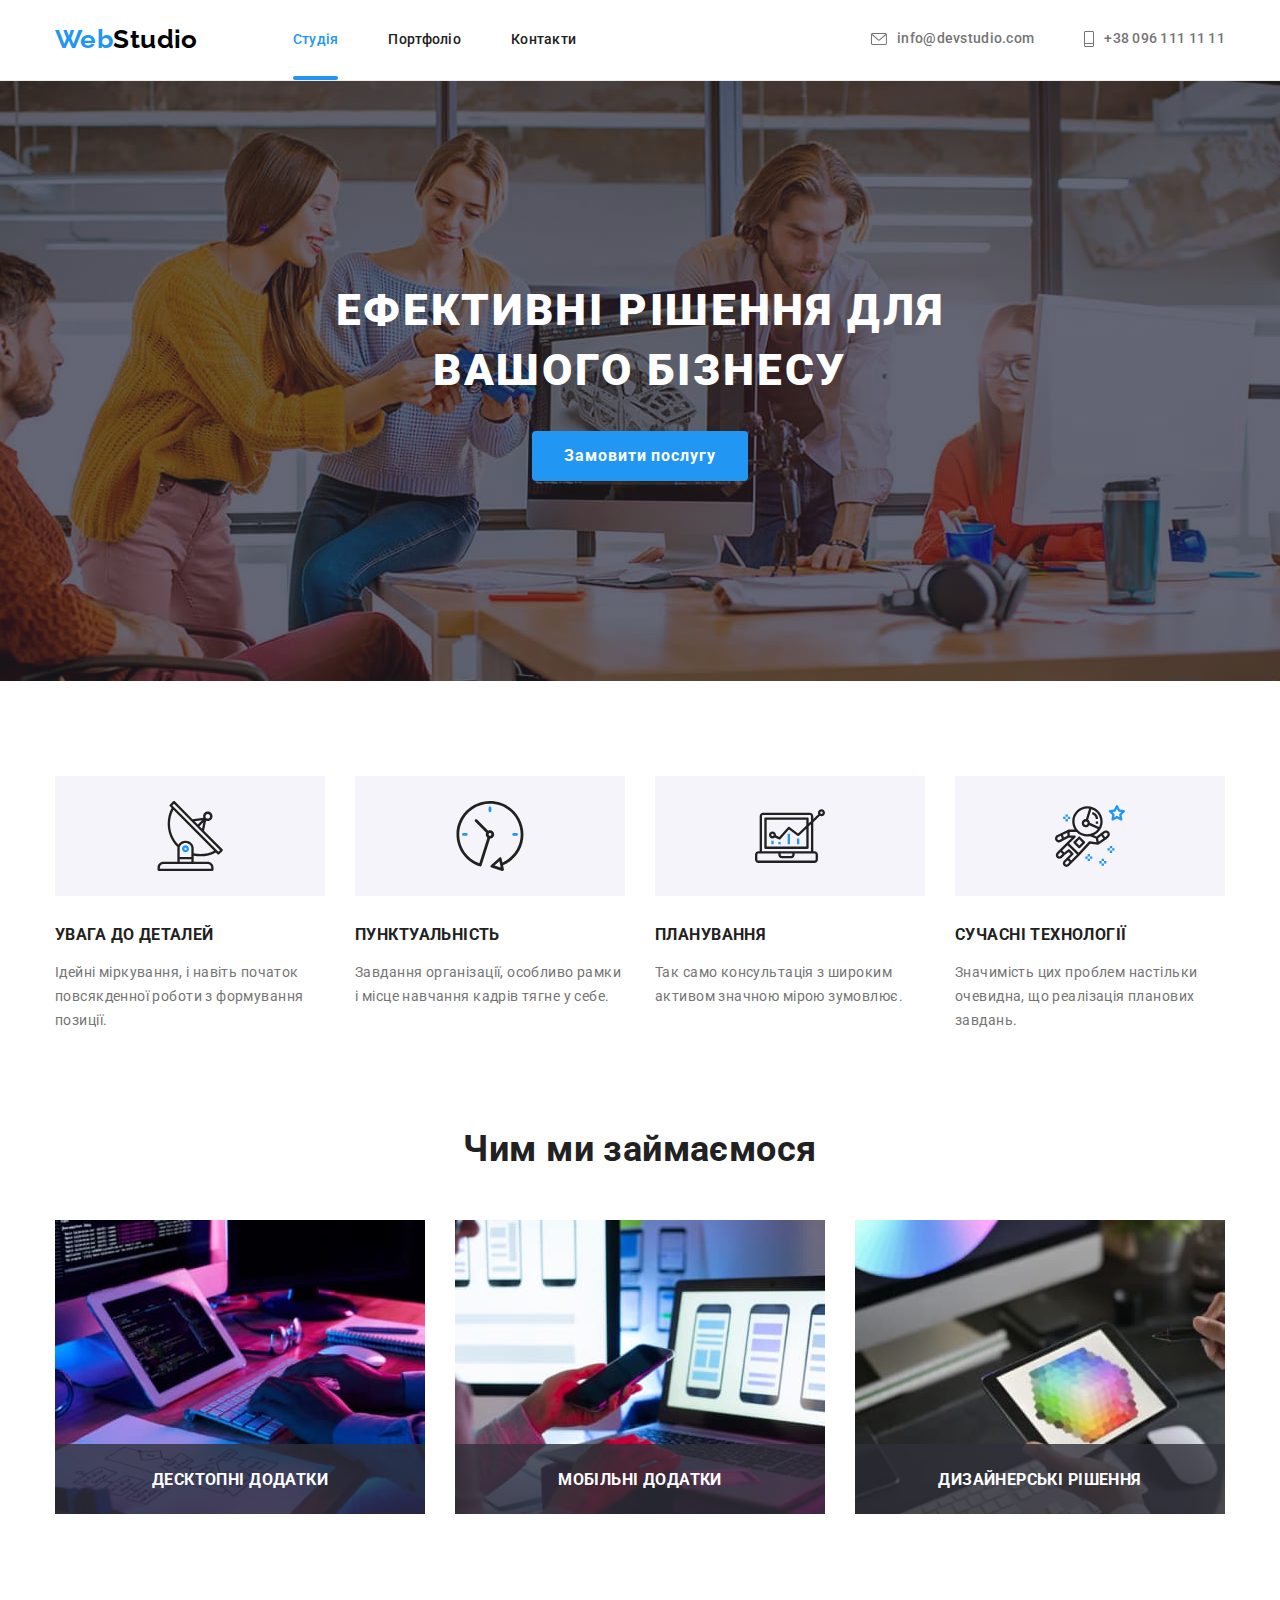
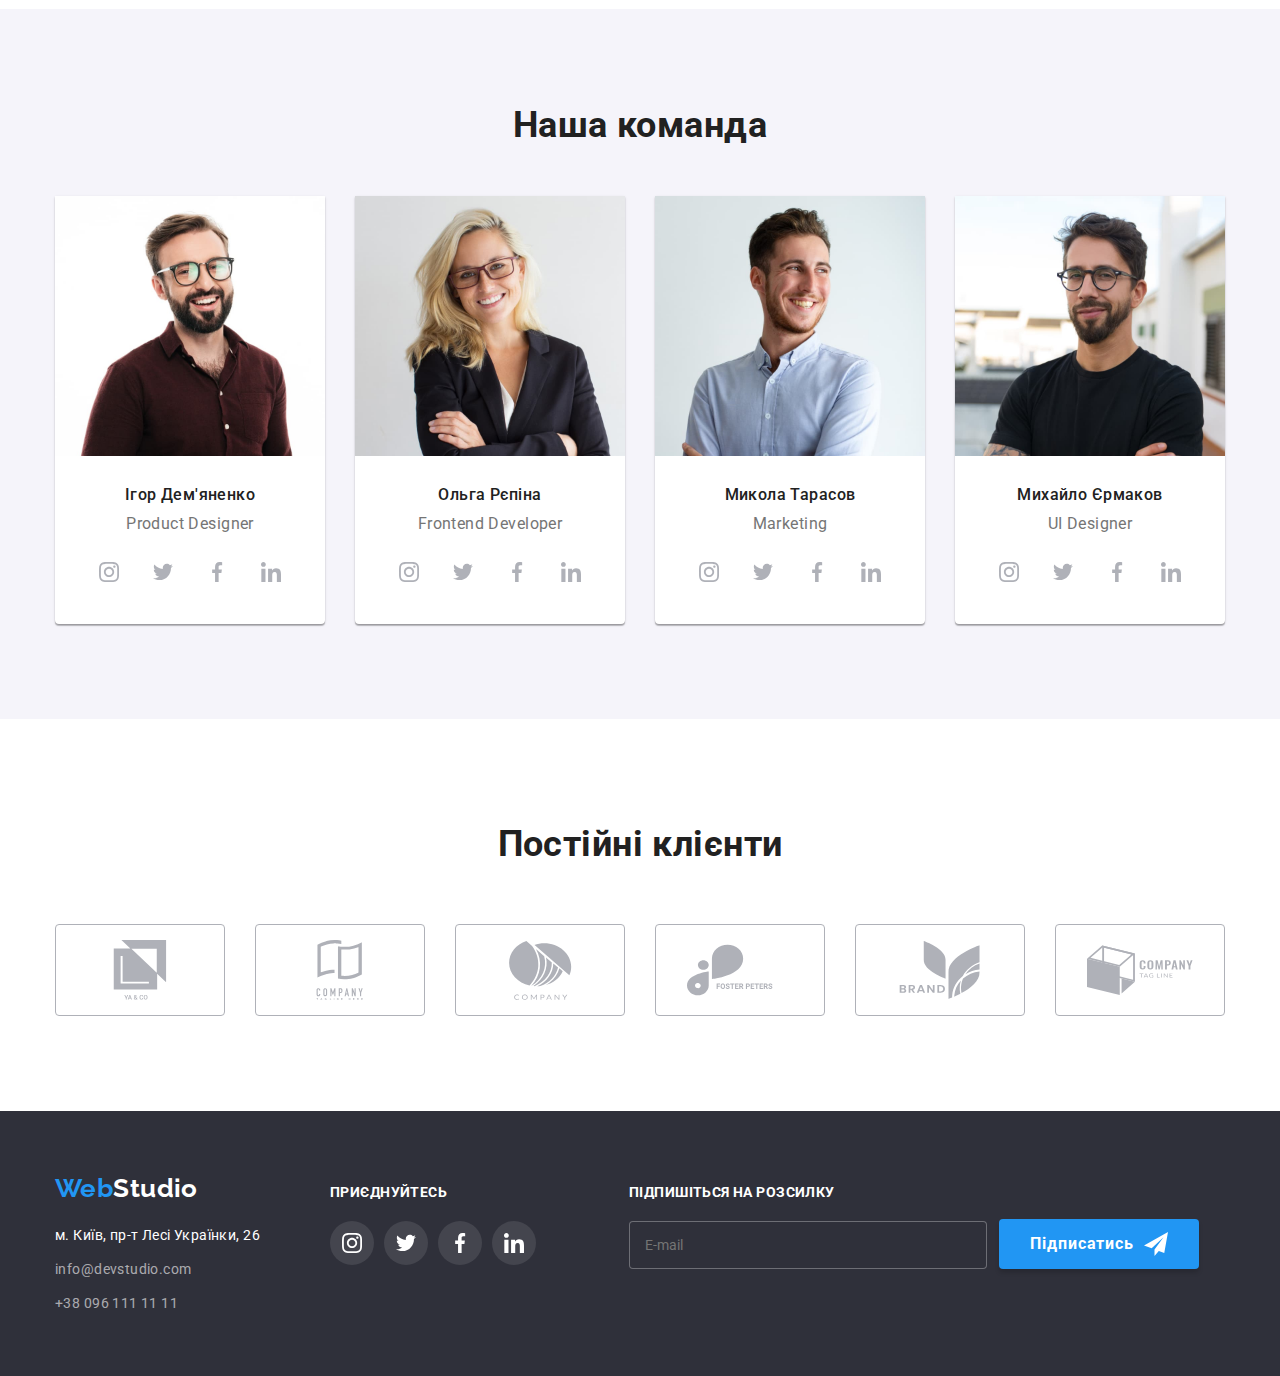
<file: index.html>
<!DOCTYPE html>
<html lang="uk">
<head>
    <meta charset="UTF-8">
    <meta http-equiv="X-UA-Compatible" content="IE=edge">
    <meta name="viewport" content="width=device-width, initial-scale=1.0">
    <title>Document</title>
    <link href="https://fonts.googleapis.com/css2?family=Raleway:wght@700&family=Roboto:wght@400;500;700;900&display=swap" rel="stylesheet">
    <link rel="preconnect" href="https://fonts.googleapis.com">
    <link rel="preconnect" href="https://fonts.gstatic.com" crossorigin>
    <link rel="stylesheet" href="https://cdn.jsdelivr.net/npm/modern-normalize@1.1.0/modern-normalize.min.css">
    <link rel="stylesheet" href="./css/style.css"/>
    
</head>
<body>
    <!-- Шапка -->
    <header>
        <div class="container">
                <nav>
                    <a href="./index.html" class="nav-link-logo"><span class="logo" lang="en">
                            <span class="logo-part" lang="en">Web</span>Studio</span>
                    </a>
                    <ul class="nav-list">
                        <li>
                            <a href="./index.html" class="nav-link link-current">Студія</a>
                        </li>
                        <li>
                            <a href="./portfolio.html" class="nav-link ">Портфоліо</a>
                        </li>
                        <li>
                            <a href="#" class="nav-link">Контакти</a>
                        </li>
                    </ul>
                </nav>
                <ul class="nav-contacts">
                    <li>
                        <a href="mailto:info@devstudio.com" class="nav-link-contacts">
                            <svg class="contact-icon envelope"><use href="./image/icons.svg#icon-envelope"></use></svg>
                            info@devstudio.com
                        </a>
                    </li>
                    <li>
                        <a href="tel:380961111111" class="nav-link-contacts">
                            <svg class="contact-icon vector"><use href="./image/icons.svg#icon-Vector"></use></svg>    
                            +38 096 111 11 11
                        </a>
                    </li>
                </ul>
        </div>
    </header>
        <main>
        <!--Герой-->
        <section class="hero" >
                <div class="container">
                    <h1 class="hero-heading">Ефективні рішення для вашого бізнесу</h1>
                    <button type="button" class="hero-button" data-modal-open>Замовити послугу</button>
                </div>
                
        </section>

        <!--Переваги -->
        <section class="f-section">
            <div class="container">
                <!-- невидимий заголовок -->
                <h2 class="visually-hidden">Переваги</h2>
                <ul>
                    <li>
                        <div class="icon-container">
                            <svg class="feature-icon">
                                <use href="./image/icons.svg#icon-Group"></use>
                            </svg>
                        </div>
                        <h3 class="f-heading">Увага до деталей</h3>
                        <p class="f-paragraph">Ідейні міркування, і навіть початок повсякденної роботи з формування позиції.</p>
                    </li>
                    <li>
                        <div class="icon-container">
                            <svg class="feature-icon">
                                <use href="./image/icons.svg#icon-clock"></use>
                            </svg>
                        </div>
                        <h3 class="f-heading">Пунктуальність</h3>
                        <p class="f-paragraph">Завдання організації, особливо рамки і місце навчання кадрів тягне у себе.</p>
                    </li>
                    <li>
                        <div class="icon-container">
                            <svg class="feature-icon">
                                <use href="./image/icons.svg#icon-diagram"></use>
                            </svg>
                        </div>
                        <h3 class="f-heading">Планування</h3>
                        <p class="f-paragraph">Так само консультація з широким активом значною мірою зумовлює.</p>
                    </li>
                    <li>
                        <div class="icon-container">
                            <svg class="feature-icon">
                                <use href="./image/icons.svg#icon-astronaut"></use>
                            </svg>
                        </div>
                        <h3 class="f-heading">Сучасні технології</h3>
                        <p class="f-paragraph">Значимість цих проблем настільки очевидна, що реалізація планових завдань.</p>
                    </li>
                </ul>
            </div>
        </section>
        <!-- Фактори роботи -->
        <section class="ws-section">
            <div class="container">
                <h2 class="work-sphere-heading">Чим ми займаємося</h2>
                <ul>
                    <li>
                        <div class="ws-thumb">
                            <img src="./image/box1.jpg" alt="Розробка десктоп версії сайту" width="370">
                            <div class="overlay-heading">
                                <h3>Десктопні додатки</h3>
                            </div>
                        </div>
                    </li>
                    <li>
                        <div class="ws-thumb">
                            <img src="./image/img.jpg" alt="Розробка смартфон версії сайту" width="370">
                            <div class="overlay-heading">
                                <h3>Мобільні додатки</h3>
                            </div>
                        </div>
                    </li>
                    <li>
                        <div class="ws-thumb">
                            <img src="./image/img(1).jpg" alt="Розробка планшет версії сайту" width="370">
                            <div class="overlay-heading">
                                <h3>Дизайнерські рішення</h3>
                            </div>
                        </div>
                    </li>
                </ul>
            </div>
        </section>
        <!--Команда -->
        <section class="team-section">
            <div class="container">
                <h2 class="team-heading">Наша команда</h2>
                <ul>
                    <li>
                         <img src="./image/demjanenko.jpg" alt="фото Ігор Демяненко" width="270">
                        <div class="t-text-container">
                            <h3 class="teammate">Ігор Дем'яненко </h3>
                            <p class="teammate-position">Product Designer</p>
                            <ul class="social-links">
                                <li>
                                    <a href="#" >
                                        <svg class="social-icon">
                                            <use href="./image/icons.svg#icon-instagram"></use>
                                        </svg>
                                    </a>
                                </li>
                                <li>
                                    <a href="#" >
                                        <svg class="social-icon">
                                            <use href="./image/icons.svg#icon-twitter"></use>
                                        </svg>
                                    </a>
                                </li>
                                <li>
                                    <a href="#" >
                                        <svg class="social-icon">
                                            <use href="./image/icons.svg#icon-facebook"></use>
                                        </svg>
                                    </a>
                                </li>
                                <li>
                                    <a href="#" >
                                        <svg class="social-icon">
                                            <use href="./image/icons.svg#icon-linkedin"></use>
                                        </svg>
                                    </a>
                                </li>
                            </ul>
                        </div>
                    </li>    
                    <li>
                        <img src="./image/repina.jpg" alt="фото Ольга Рєпіна" width="270">
                        <div class="t-text-container">
                            <h3 class="teammate">Ольга Рєпіна</h3>
                            <p class="teammate-position">Frontend Developer</p>
                            <ul class="social-links">
                                <li>
                                    <a href="#">
                                        <svg class="social-icon">
                                            <use href="./image/icons.svg#icon-instagram"></use>
                                        </svg>
                                    </a>
                                </li>
                                <li>
                                    <a href="#">
                                        <svg class="social-icon">
                                            <use href="./image/icons.svg#icon-twitter"></use>
                                        </svg>
                                    </a>
                                </li>
                                <li>
                                    <a href="#">
                                        <svg class="social-icon">
                                            <use href="./image/icons.svg#icon-facebook"></use>
                                        </svg>
                                    </a>
                                </li>
                                <li>
                                    <a href="#">
                                        <svg class="social-icon">
                                            <use href="./image/icons.svg#icon-linkedin"></use>
                                        </svg>
                                    </a>
                                </li>
                            </ul>
                        </div>
                            
                    </li>
                    <li>
                        <img src="./image/tarasov.jpg" alt="фото Микола Тарасов" width="270">
                        <div class="t-text-container">
                            <h3 class="teammate">Микола Тарасов</h3>
                            <p class="teammate-position">Marketing</p>
                            <ul class="social-links">
                                <li>
                                    <a href="#">
                                        <svg class="social-icon">
                                            <use href="./image/icons.svg#icon-instagram"></use>
                                        </svg>
                                    </a>
                                </li>
                                <li>
                                    <a href="#">
                                        <svg class="social-icon">
                                            <use href="./image/icons.svg#icon-twitter"></use>
                                        </svg>
                                    </a>
                                </li>
                                <li>
                                    <a href="#">
                                        <svg class="social-icon">
                                            <use href="./image/icons.svg#icon-facebook"></use>
                                        </svg>
                                    </a>
                                </li>
                                <li>
                                    <a href="#">
                                        <svg class="social-icon">
                                            <use href="./image/icons.svg#icon-linkedin"></use>
                                        </svg>
                                    </a>
                                </li>
                            </ul>
                        </div>
                    </li>
                    <li>
                        <img src="./image/yermakov.jpg" alt="фото Михайло Єрмаков" width="270">
                        <div class="t-text-container">
                            <h3 class="teammate">Михайло Єрмаков</h3>
                            <p class="teammate-position">UI Designer</p>
                            <ul class="social-links">
                                <li>
                                    <a href="#">
                                        <svg class="social-icon">
                                            <use href="./image/icons.svg#icon-instagram"></use>
                                        </svg>
                                    </a>
                                </li>
                                <li>
                                    <a href="#">
                                        <svg class="social-icon">
                                            <use href="./image/icons.svg#icon-twitter"></use>
                                        </svg>
                                    </a>
                                </li>
                                <li>
                                    <a href="#">
                                        <svg class="social-icon">
                                            <use href="./image/icons.svg#icon-facebook"></use>
                                        </svg>
                                    </a>
                                </li>
                                <li>
                                    <a href="#">
                                        <svg class="social-icon">
                                            <use href="./image/icons.svg#icon-linkedin"></use>
                                        </svg>
                                    </a>
                                </li>
                            </ul> 
                        </div>
                    </li>
                </ul>
            </div>
        </section>
        <section class="clients">
            <div class="container">
                <h2>Постійні клієнти</h2>
                <ul class="clients-list">
                    <li>
                        <a href="#">
                            <svg class="clients-icon">
                                <use href="./image/icons.svg#icon-company1" aria-label="Компанія 1"></use>
                            </svg>
                        </a>
                    </li>
                    <li>
                        <a href="#">
                            <svg class="clients-icon">
                                <use href="./image/icons.svg#icon-company2" aria-label="Компанія 2"></use>
                            </svg>
                        </a>
                    </li>
                    <li>
                        <a href="#">
                            <svg class="clients-icon">
                                <use href="./image/icons.svg#icon-company3" aria-label="Компанія 3"></use>
                            </svg>
                        </a>
                    </li>
                    <li>
                        <a href="#">
                            <svg class="clients-icon">
                                <use href="./image/icons.svg#icon-company4" aria-label="Компанія 4"></use>
                            </svg>
                        </a>
                    </li>
                    <li>
                        <a href="#">
                            <svg class="clients-icon">
                                <use href="./image/icons.svg#icon-company5" aria-label="Компанія 5"></use>
                            </svg>
                        </a>
                    </li>
                    <li>
                        <a href="#">
                            <svg class="clients-icon">
                                <use href="./image/icons.svg#icon-company6" aria-label="Компанія 6"></use>
                            </svg>
                        </a>
                    </li>
                </ul>
            </div>
        </section>
    </main>
    <!-- Контакти/адреса -->
    <footer>
        <div class="container footer">
            <div class="adress-container">
                <a href="./index.html" class="footer-logo-link"><span class="footer-logo" lang="en"><span class="logo-part"
                            lang="en">Web</span>Studio</span></a>
                <address>
                    <ul>
                        <li><a href="https://goo.gl/maps/CPtrU1FHBa2aNyZL9" target="_blank" rel="noopener noreferrer nofollow"
                                class="footer-address-link"><span class="phis-address">м. Київ, пр-т Лесі
                                    Українки, 26</span></a></li>
                        <li><a href="mailto:info@devstudio.com" class="footer-contact-link">info@devstudio.com</a></li>
                        <li><a href="tel:380961111111" class="footer-contact-link">+38 096 111 11 11</a></li>
                    </ul>
                </address>
            </div>    
                <div class="social-links-container">
                    <h3 class="social-link-header">Приєднуйтесь</h3>
                    <ul class="footer-social-links">
                        <li>
                            <a href="#">
                                <svg class="footer-social-icon">
                                    <use href="./image/icons.svg#icon-instagram"></use>
                                </svg>
                            </a>
                        </li>
                        <li>
                            <a href="#">
                                <svg class="footer-social-icon">
                                    <use href="./image/icons.svg#icon-twitter"></use>
                                </svg>
                            </a>
                        </li>
                        <li>
                            <a href="#">
                                <svg class="footer-social-icon">
                                    <use href="./image/icons.svg#icon-facebook"></use>
                                </svg>
                            </a>
                        </li>
                        <li>
                            <a href="#">
                                <svg class="footer-social-icon">
                                    <use href="./image/icons.svg#icon-linkedin"></use>
                                </svg>
                            </a>
                        </li>
                    </ul>
                </div>
                <div class="form-container">
                    <p class="invite-phrase">Підпишіться на розсилку</p>
                    <form class="footer-form">
                        <label>  
                            <input type="email" name="email" id="email" placeholder="E-mail">
                        </label>
                        <button type="submit">
                            Підписатись
                            <svg class="send-icon">
                                <use href="./image/icons.svg#icon-send"></use>
                            </svg>
                        </button>
                
                    </form>
                </div>
            </div>
    </footer>
    <div class="backdrop is-hidden" data-modal>
        <div class="modal">
            <p class="modal-heading"> Залиште свої дані, ми вам передзвонимо</p>
            <form class="modal-form">
    
                
                <div class="reg-container">
                    <label class="reg-field" for="person-name">
                        <span>Ім'я</span>
                    </label>
                    <div class="input-container">
                        <input type="text" name="name" class="login-inf" id="person-name">
                        <svg class="person-icon">
                            <use href="./image/icons.svg#icon-person-black"></use>
                        </svg>
                    </div>
                </div>
                <div class="reg-container">
                    <label class="reg-field" for="person-tel">
                        <span>Телефон</span>
                    </label>
                    <div class="input-container">
                        <input type="tel" name="telephone" class="login-inf" id="person-tel">
                        <svg class="tel-icon">
                            <use href="./image/icons.svg#icon-phone-black"></use>
                        </svg>
                    </div>
                </div>
                <div class="reg-container">
                    <label class="reg-field" for="person-email">
                        <span>Пошта</span>
                    </label>
                    <div class="input-container">
                        <input type="email" name="email" class="login-inf" id="person-email">
                        <svg class="mail-icon">
                            <use href="./image/icons.svg#icon-email-black"></use>
                        </svg>
                    </div>
                </div>
                <label class="commentary-area">
                    <span>Коментар</span>
                    <textarea name="commentary" rows="10" placeholder="Введіть текст"></textarea>
                </label>
                    <div class="checkbox-container">
                        <input type="checkbox" name="agreement" class="true-checkbox visually-hidden" id="modal-checkbox">
                        <svg class="icon-checkbox icon-check">
                           <use href="./image/icons.svg#icon-check"></use>
                        </svg>
                        <svg class="icon-checkbox fake-checkbox-focus">
                            <use href="./image/icons.svg#icon-fake-checkbox-focus"></use>
                        </svg>
                        <svg class="icon-checkbox fake-checkbox">
                            <use href="./image/icons.svg#icon-fake-checkbox"></use>
                        </svg>
                        <label class="checkbox-label" for="modal-checkbox">
                           <span class="agreement-label">Погоджуюся з розсилкою та приймаю</span><a href="#" class="agreement-link"> Умови договору</a>
                        </label>
                    </div>
                
                <button class="modal-send" type="submit">Відправити</button>
            </form>
            <button class="close-button" type="button" data-modal-close>
                <svg class="close-icon">
                    <use href="./image/icons.svg#icon-close"></use>
                </svg>
            </button>
        </div>
    </div>
    <script src="./js/modal.js"></script>
    
</body>

</html>
</file>
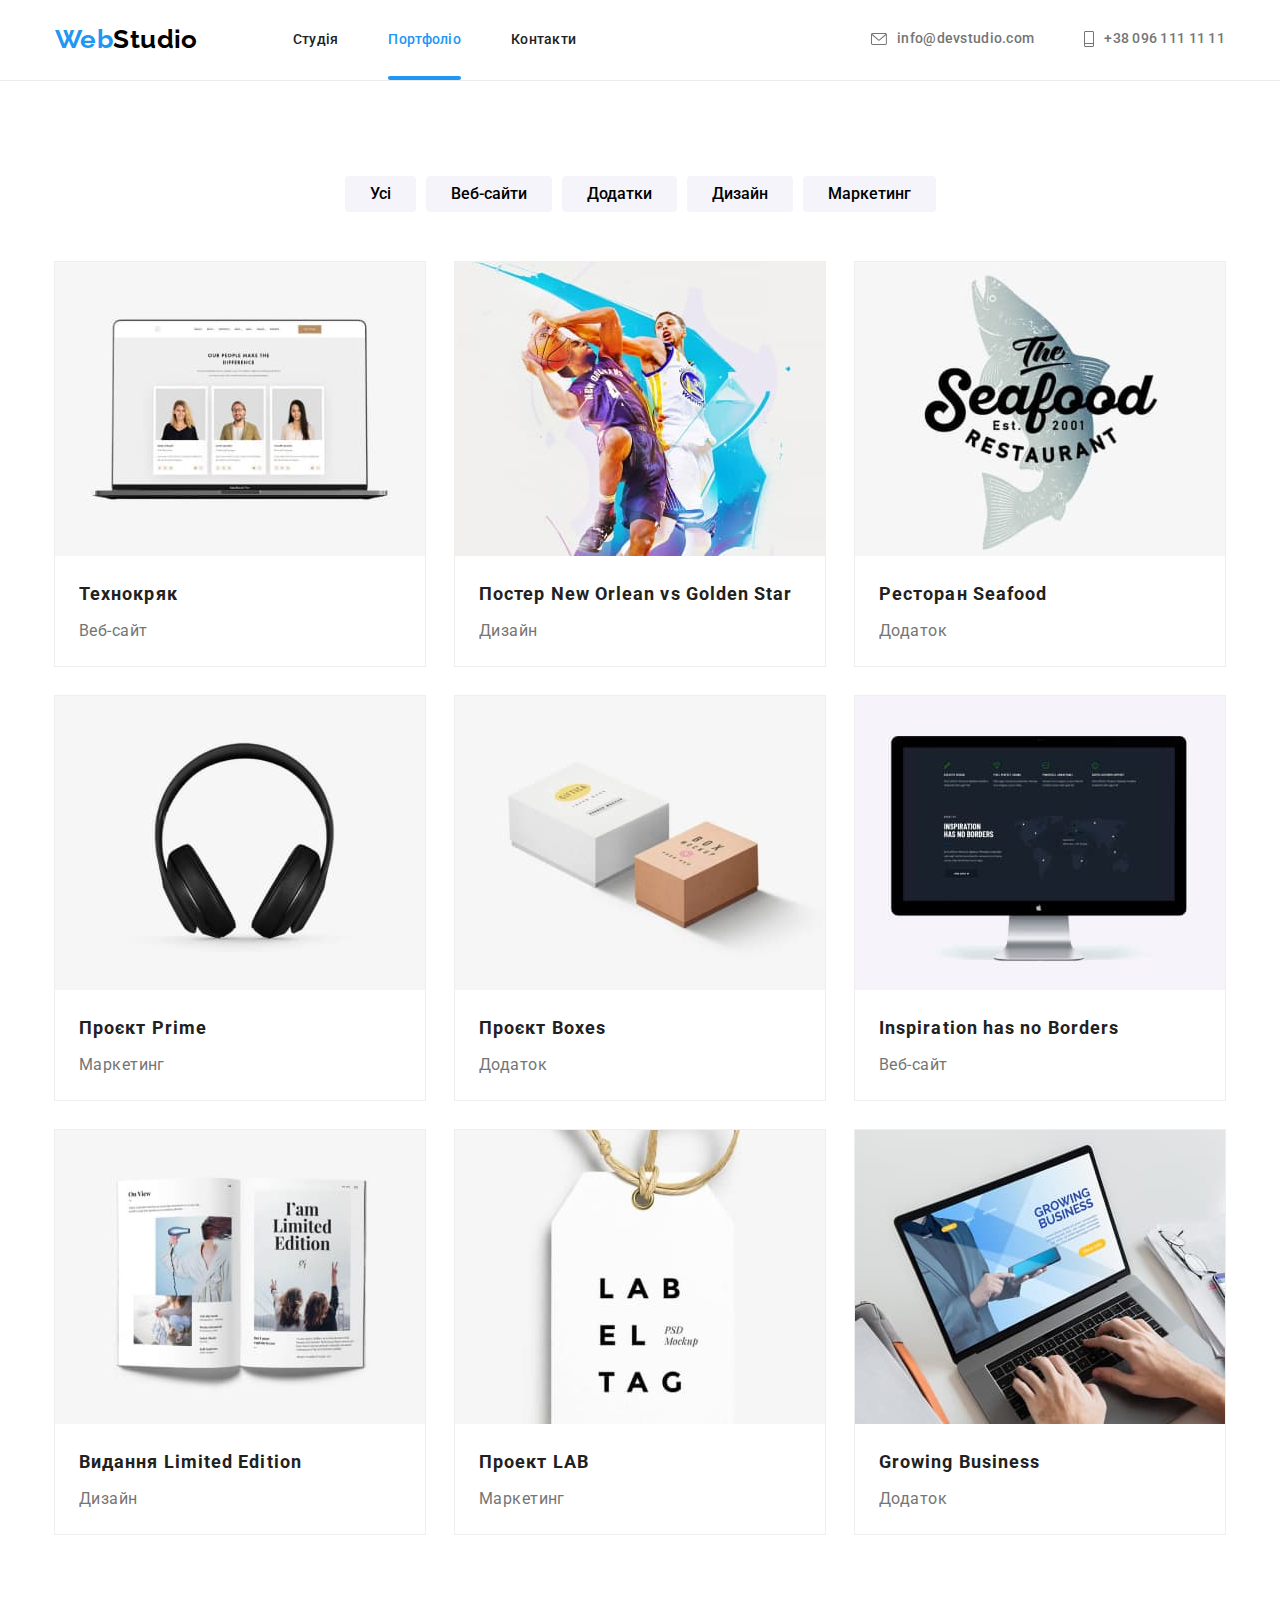
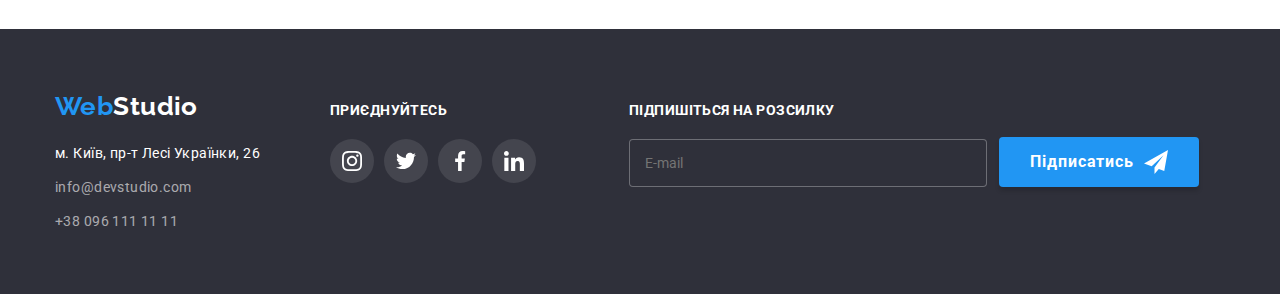
<file: portfolio.html>
<!DOCTYPE html>
<html lang="uk">
<head>
    <meta charset="UTF-8">
    <meta http-equiv="X-UA-Compatible" content="IE=edge">
    <meta name="viewport" content="width=device-width, initial-scale=1.0">
    <title>Document</title>
    <link rel="preconnect" href="https://fonts.googleapis.com">
    <link rel="preconnect" href="https://fonts.gstatic.com" crossorigin>
    <link href="https://fonts.googleapis.com/css2?family=Raleway:wght@700&family=Roboto:wght@400;500;700;900&display=swap"
        rel="stylesheet">
    <link rel="stylesheet" href="https://cdn.jsdelivr.net/npm/modern-normalize@1.1.0/modern-normalize.min.css">
    <link  rel="stylesheet" href="./css/style.css"/>
</head>

<body>
    <!-- шапка -->
<header>
    <div class="container">
        <nav>
            <a href="./index.html" class="nav-link-logo"><span class="logo" lang="en">
                    <span class="logo-part" lang="en">Web</span>Studio</span>
            </a>
            <ul class="nav-list">
                <li>
                    <a href="./index.html" class="nav-link ">Студія</a>
                </li>
                <li>
                    <a href="./portfolio.html" class="nav-link link-current">Портфоліо</a>
                </li>
                <li>
                    <a href="#" class="nav-link">Контакти</a>
                </li>
            </ul>
        </nav>
        <ul class="nav-contacts">
            <li>
                <a href="mailto:info@devstudio.com" class="nav-link-contacts">
                    <svg class="contact-icon envelope">
                        <use href="./image/icons.svg#icon-envelope"></use>
                    </svg>
                    info@devstudio.com
                </a>
            </li>
            <li>
                <a href="tel:380961111111" class="nav-link-contacts">
                    <svg class="contact-icon vector">
                        <use href="./image/icons.svg#icon-Vector"></use>
                    </svg>
                    +38 096 111 11 11
                </a>
            </li>
        </ul>
    </div>
    </header>
    <main>
        <section class="works-section">
            <div class="container">
                <!-- невидимий заголовок -->
                <h1 class="visually-hidden">Роботи</h1>
                <ul class="w-filters">
                    <li>
                        <button type="button" class="filter">Усі</button>
                    </li>
                    <li>
                        <button type="button" class="filter">Веб-сайти</button>
                    </li>
                    <li>
                        <button type="button" class="filter">Додатки</button>
                     </li>
                    <li>
                        <button type="button" class="filter">Дизайн</button>
                    </li>
                    <li>
                        <button type="button" class="filter">Маркетинг</button>
                    </li>
                </ul>
                    <ul class="w-list">
                        <li>
                            <a href="#" target="blank" class="work">
                                <div class="w-thumb">
                                    <img src="./image/portfolio/technokryak.jpg" alt="логотип Технокряк" width="370">
                                    <div class="overlay-paragraph">
                                        <p>Ресурс пропонує комплексні пропозиції з різним рівнем функціоналу та сервісів. Все це дозволить відвідувачу отримати
                                        вичерпні відомості про компанію чи приватну особу.</p>
                                    </div>
                                </div>
                                <div class="text-container">
                                    <h2 class="w-name">Технокряк</h2>
                                    <p class="w-filter">Веб-сайт</p>
                                </div>
                            </a>
                        </li>
                        <li>
                            <a href="#" target="blank" class="work">
                                <div class="w-thumb">
                                    <img src="./image/portfolio/poster_no_vs_gs.jpg" alt="постер" width="370">
                                    <div class="overlay-paragraph">
                                        <p>Ресурс пропонує комплексні пропозиції з різним рівнем функціоналу та сервісів. Все це дозволить відвідувачу
                                            отримати
                                            вичерпні відомості про компанію чи приватну особу.</p>
                                    </div>
                                </div>
                                <div class="text-container">
                                    <h2 class="w-name">Постер New Orlean vs Golden Star</h2>
                                    <p class="w-filter">Дизайн</p>
                                </div>
                            </a>
                        </li>
                        <li>
                            <a href="#" target="blank" class="work">
                                <div class="w-thumb">
                                    <img src="./image/portfolio/seafood.jpg" alt="логотип Seafood" width="370">
                                    <div class="overlay-paragraph">
                                        <p>Ресурс пропонує комплексні пропозиції з різним рівнем функціоналу та сервісів. Все це дозволить відвідувачу
                                            отримати
                                            вичерпні відомості про компанію чи приватну особу.</p>
                                    </div>
                                </div>
                                 <div class="text-container">
                                    <h2 class="w-name">Ресторан Seafood</h2>
                                    <p class="w-filter">Додаток</p>
                                </div>
                            </a>
                        </li>
                        <li>
                         <a href="#" target="blank" class="work">
                                <div class="w-thumb">
                                    <img src="./image/portfolio/prime.jpg" alt="логотип Prime" width="370">
                                    <div class="overlay-paragraph">
                                        <p>Ресурс пропонує комплексні пропозиції з різним рівнем функціоналу та сервісів. Все це дозволить відвідувачу отримати
                                        вичерпні відомості про компанію чи приватну особу.</p>
                                    </div>                                    
                                </div>
                                <div class="text-container">
                                    <h2 class="w-name">Проєкт Prime</h2>
                                    <p class="w-filter">Маркетинг</p>
                                </div>
                            </a>
                        </li>
                        <li>
                            <a href="#" target="blank" class="work">
                                <div class="w-thumb">
                                    <img src="./image/portfolio/boxes.jpg" alt="логотип Prime" width="370">
                                    <div class="overlay-paragraph">
                                        <p>Ресурс пропонує комплексні пропозиції з різним рівнем функціоналу та сервісів. Все це дозволить відвідувачу отримати
                                        вичерпні відомості про компанію чи приватну особу.</p>
                                    </div>                                    
                                </div>
                                <div class="text-container">
                                    <h2 class="w-name">Проєкт Boxes</h2>
                                     <p class="w-filter">Додаток</p>
                                </div>
                            </a>
                        </li>
                        <li>
                            <a href="#" target="blank" class="work">
                                <div class="w-thumb">
                                    <img src="./image/portfolio/insperation.jpg" alt="логотип Inspiration has no Borders" width="370">
                                    <div class="overlay-paragraph">
                                        <p>Ресурс пропонує комплексні пропозиції з різним рівнем функціоналу та сервісів. Все це дозволить відвідувачу отримати
                                        вичерпні відомості про компанію чи приватну особу.</p>
                                    </div>                                    
                                </div>
                                   <div class="text-container">
                                    <h2 class="w-name">Inspiration has no Borders</h2>
                                    <p class="w-filter">Веб-сайт</p>
                                </div>
                            </a>
                        </li>
                        <li>
                            <a href="#" target="blank" class="work">
                                <div class="w-thumb">
                                    <img src="./image/portfolio/limitededitions.jpg" alt="логотип Limited Edition" width="370">
                                    <div class="overlay-paragraph">
                                        <p>Ресурс пропонує комплексні пропозиції з різним рівнем функціоналу та сервісів. Все це дозволить відвідувачу отримати
                                        вичерпні відомості про компанію чи приватну особу.</p>
                                    </div>                                    
                                </div>
                                <div class="text-container">
                                    <h2 class="w-name">Видання Limited Edition</h2>
                                    <p class="w-filter">Дизайн</p>
                                </div>
                            </a>
                        </li>
                        <li>
                            <a href="#" target="blank" class="work">
                                <div class="w-thumb">
                                    <img src="./image/portfolio/labeltag.jpg" alt="логотип LAB" width="370">
                                    <div class="overlay-paragraph">
                                        <p>Ресурс пропонує комплексні пропозиції з різним рівнем функціоналу та сервісів. Все це дозволить відвідувачу отримати
                                        вичерпні відомості про компанію чи приватну особу.</p>
                                    </div>                                    
                                </div>
                                <div class="text-container">
                                    <h2 class="w-name">Проект LAB</h2>
                                    <p class="w-filter">Маркетинг</p>
                                </div>
                            </a>
                        </li>
                     <li>
                            <a href="#" target="blank" class="work">
                                <div class="w-thumb">
                                    <img src="./image/portfolio/growingbuisness.jpg" alt="логотип Growing Business" width="370">
                                    <div class="overlay-paragraph">
                                        <p>Ресурс пропонує комплексні пропозиції з різним рівнем функціоналу та сервісів. Все це дозволить відвідувачу отримати
                                        вичерпні відомості про компанію чи приватну особу.</p>
                                    </div>                                    
                                </div>
                                <div class="text-container">
                                    <h2 class="w-name">Growing Business</h2>
                                    <p class="w-filter">Додаток </p>
                                </div>
                            </a>
                        </li>
                    </ul>
            </div>
        </section>
    </main>
    <!-- нижній колнтитул -->
    <footer>
        <div class="container footer">
            <div class="adress-container">
                <a href="./index.html" class="footer-logo-link"><span class="footer-logo" lang="en"><span class="logo-part"
                            lang="en">Web</span>Studio</span></a>
                <address>
                    <ul>
                        <li><a href="https://goo.gl/maps/CPtrU1FHBa2aNyZL9" target="_blank"
                                rel="noopener noreferrer nofollow" class="footer-address-link"><span class="phis-address">м.
                                    Київ, пр-т Лесі
                                    Українки, 26</span></a></li>
                        <li><a href="mailto:info@devstudio.com" class="footer-contact-link">info@devstudio.com</a></li>
                        <li><a href="tel:380961111111" class="footer-contact-link">+38 096 111 11 11</a></li>
                    </ul>
                </address>
            </div>
            <div class="social-links-container">
                <h3 class="social-link-header">Приєднуйтесь</h3>
                <ul class="footer-social-links">
                    <li>
                        <a href="#">
                            <svg class="footer-social-icon">
                                <use href="./image/icons.svg#icon-instagram"></use>
                            </svg>
                        </a>
                    </li>
                    <li>
                        <a href="#">
                            <svg class="footer-social-icon">
                                <use href="./image/icons.svg#icon-twitter"></use>
                            </svg>
                        </a>
                    </li>
                    <li>
                        <a href="#">
                            <svg class="footer-social-icon">
                                <use href="./image/icons.svg#icon-facebook"></use>
                            </svg>
                        </a>
                    </li>
                    <li>
                        <a href="#">
                            <svg class="footer-social-icon">
                                <use href="./image/icons.svg#icon-linkedin"></use>
                            </svg>
                        </a>
                    </li>
                </ul>
            </div>
            <div class="form-container">
                <p class="invite-phrase">Підпишіться на розсилку</p>
                <form class="footer-form">
                    <label>
                        <input type="email" name="email" id="email" placeholder="E-mail">
                    </label>
                    <button type="submit">
                        Підписатись
                        <svg class="send-icon">
                            <use href="./image/icons.svg#icon-send"></use>
                        </svg>
                    </button>
    
                </form>
            </div>
        </div>
    </footer>
</body>
</html>
</file>
<file: css/style.css>
:root{
    --primary-text-color: #212121;
    --secondary-text-color: #757575;
    --primary-white-color: #FFFFFF; 
    --primary-hover-color: #2196F3;
    --balck-color: #000000;
    --secondary-background-color:#2F303A;
    --secondary-white-color:#F5F4FA;
    --contacts-link-color: rgba(255,255,255,0.6);
    --foooter-link-backgroud: rgba(255, 255, 255, 0.1);
    --backdrop-shadow: rgba(0, 0, 0, 0.2);
    --hero-button-hover-color: #188CE8;
    --border-color: #ECECEC;
    --scondary-border-color: #EEEEEE;
    --primary-icon-color:#AFB1B8;
    --hero-background: #C4C4C4;
    --hero-lenear-gradient:rgba(47, 48, 58, 0.4);

}
html{
    box-sizing: border-box;
}
*, *::before, *::after{
    box-sizing: inherit;
}

body{
    color: var(--primary-text-color);
    background-color:  var(--primary-white-color);
    font-family: Roboto, sans-serif;
    letter-spacing: 0.03em;
    font-size: 14px;
}
img{
    display: block;
    max-width: 100%;
    height: auto;
}
/* Контейнер */
.container{
    width: 1200px;
    margin-left:auto;
    margin-right:auto;
    padding-right: 15px;
    padding-left: 15px;
}
header{
    border-bottom: 1px solid var(--border-color);
    align-items: center;
    padding-top: 24px;
    padding-bottom: 25px;
}
header >.container{
    display: flex;
}

/* Navigation */
nav{
    display: flex;
    align-items: center;
}

.nav-list, .nav-contacts{
    display: flex;
    list-style: none;
    padding-left: 0;
    align-items: center;
}
.nav-list{
    margin: 0;
}
.nav-list li+li{
    margin-left: 50px;
}

.nav-contacts{
    margin: 0 0 0 auto;
}
.contact-icon{
    fill: currentColor;
    margin-right: 10px;
}
.contact-icon.envelope{
    width: 16px;
    height: 12px;
} 
.contact-icon.vector{
    width: 10px;
    height: 16px;
}

.contact-icon:hover{
    fill: var(--primary-hover-color);
}
.nav-contacts li+li{
    margin-left: 50px;
}

.nav-link{
    position: relative;
    height: 100%;
    
    text-decoration: none;  
    color: var(--primary-text-color);
    font-weight: 500;
    line-height: 1.14;
    letter-spacing: 0.02em;
    
    transition: color 250ms cubic-bezier(0.4, 0, 0.2, 1);
}
.nav-link-contacts{
    display: flex;
    align-items: center;
    
    text-decoration: none;
    color: var(--secondary-text-color);
    font-weight: 500;
    line-height: 1.14;
    letter-spacing: 0.02em;
    
    transition: color 250ms cubic-bezier(0.4, 0, 0.2, 1);
}
 .nav-link-contacts:hover, .nav-link-contacts:focus,
 .nav-list .link-current, .nav-link:hover, .nav-link:focus,  
 .f-contact-link:hover, .f-contact-link:focus{
    color: var(--primary-hover-color); 
}
.nav-link-logo, .footer-link-logo{
    text-decoration: none;
    color: var(--balck-color);
}
.nav-link-logo{
    display: inline-block;
    margin-right: 95px;
}
.logo-part{
    color: var(--primary-hover-color);
}
/* logo */
.logo{
    font-family: Raleway, sans-serif;
    color: var(--balck-color);   
    font-weight: 700;
    font-size: 26px;
    line-height: 1.19;  
}
.link-current::after{
    position: absolute;
    content: "";
    width: 100%;
    height: 4px;
    border-radius: 2px;
    background-color: var(--primary-hover-color);
    bottom: -33px;
    left: 0;
}

/* Main */
/* Hero */
.hero{
    background-color: var(--hero-background);
     background-image:  linear-gradient(
                        var(--hero-lenear-gradient),
                        var(--hero-lenear-gradient)
                         ),
                        url(../image/hero-background.jpg);
    background-repeat: no-repeat;
    background-position: center;
    background-size: cover;
    
    height: 600px;
    max-width: 1600px;
    margin-right: auto;
    margin-left: auto; 
    padding-top: 200px;
    padding-bottom: 200px;
}

.hero-heading{
    color: var(--primary-white-color);
    text-align: center;
    text-transform: uppercase;
    font-weight: 900;
    font-size: 44px;
    line-height: 1.36;
    letter-spacing: 0.06em;
    
    width: 695px;
    margin-top: 0;
    margin-bottom: 30px;
    margin-left: auto;
    margin-right: auto;
}
.hero  .hero-button{
    color: var(--primary-white-color);
    background-color: var(--primary-hover-color);
    cursor: pointer;
    text-align: center;
    font-weight: 700;
    font-size: 16px;
    line-height: 1.88;
    letter-spacing: 0.06em;
    
    min-width: 215px;
    min-height: 50px;
    display: flex;
    border: transparent;
    margin-left: auto;
    margin-right: auto;
    border-radius: 4px;
    padding: 10px 32px;
}
.hero-button:hover, .hero-button:focus{
    background-color: var(--hero-button-hover-color);
    
}

/* Modal window */
.backdrop{
    top:0;
    bottom: 0;
    left: 0;
    right: 0;
    position: fixed;

    z-index: 1;
    
    background-color:var(--backdrop-shadow); 

    transition: opacity 250ms cubic-bezier(0.4, 0, 0.2, 1);
}

.modal{
    position: absolute;
    top:50%;
    left:50%;
    right: 50%;
    bottom:50%;
    transform:translate(-50%, -50%) scale(1);
    width: 530px;
    min-height: 600px;

    padding: 40px;

    box-shadow: 0px 1px 3px rgba(0, 0, 0, 0.12), 
                0px 1px 1px rgba(0, 0, 0, 0.14), 
                0px 2px 1px rgba(0, 0, 0, 0.2);
    border-radius: 4px;
    background-color: var(--primary-white-color);

    transition: transform 400ms cubic-bezier(0.4, 0, 0.2, 1);
}
.backdrop.is-hidden .modal{
    transform:translate(-50%, 0%) scale(1.2);
    transition: transform 400ms cubic-bezier(0.4, 0, 0.2, 1);
}
.modal .close-button{
    position: absolute;
    top: 8px;
    right: 8px;

    display: flex;
    align-items: center;
    justify-content: center;

    border: 1px solid rgba(0, 0, 0, 0.1);
    border-radius: 50%;
    width: 30px;
    height: 30px;

    background-color: var(--primary-white-color);

    transition: fill 250ms cubic-bezier(0.4, 0, 0.2, 1);

}
.modal .close-button:hover{
    fill: var(--primary-hover-color);
    cursor: pointer;
}

.modal .close-button:focus{
    fill: var(--primary-hover-color);
}
.modal .modal-heading{
    margin: 0 0 12px 0;
    text-align: center;
    
    font-weight: 700;
    font-size: 20px;
    line-height: 1.15;
    letter-spacing: 0.03em;
}
.modal-form{
    width:100%;
    
}
.modal-form span{
    color:var(--secondary-text-color);

    font-weight: 400;
    font-size: 12px;
    line-height: 1.16;
    letter-spacing: 0.01em;
}

.modal-form input{
    font-weight: 400;
    font-size: 12px;
    line-height: 1.16;
    letter-spacing: 0.01em;
}
.modal-form .reg-container{
    display: block;
    margin-bottom: 10px;
    
}
.input-container{
    margin-top: 4px;
    position: relative;
}
.reg-container svg{
    position: absolute;
    width: 18px;
    height: 18px;

    transition: fill 250ms cubic-bezier(0.4, 0, 0.2, 1);
}
.tel-icon, .person-icon{
    left: 12px;
    top: 11px;
}
.mail-icon {
    
    left: 10px;
    top: 11px;
}
.close-icon{
    width: 11px;
    height: 11px;
}
.commentary-area{
    display: block;
    margin-bottom: 20px;
}
.modal-form textarea{
    padding: 12px 16px;
    margin-top: 4px;

    resize: none;
    width: 100%;
    height: 120px;

    border: 1px solid rgba(33, 33, 33, 0.2);
    border-radius: 4px;

    transition: border-color 250ms cubic-bezier(0.4, 0, 0.2, 1);
}
.backdrop.is-hidden{
    opacity: 0;
    pointer-events: none;
    
    transition: opacity 250ms cubic-bezier(0.4, 0, 0.2, 1);
}
.modal-form .login-inf{
    width: 100%;
    padding-left: 30px;
    padding-top: 12px;
    padding-bottom: 12px;

    border: 1px solid rgba(33, 33, 33, 0.2);
    border-radius: 4px;

    transition: border-color 250ms cubic-bezier(0.4, 0, 0.2, 1);

}
.checkbox-container{
    position: relative;
    
    display: flex;
    align-items: center;
    padding-left: 14px; 
}
.checkbox-label{
    padding-left: 23px;
}
.checkbox-container .agreement-label{
    font-weight: 400;
    font-size: 14px;
    line-height: 1.71;
    letter-spacing: 0.03em;

}
.checkbox-container .agreement-link{
    color: var(--primary-hover-color);
    font-weight: 400;
    line-height: 1.71;
    

    margin-left: 4px;
}
.icon-checkbox{
    position: absolute;

    left: 13px;
    pointer-events: none;

    width: 16px;
    height: 15px;
}
.icon-check{
    background-color: var(--primary-hover-color);
    opacity: 0;
}
.fake-checkbox-focus{
    opacity: 0;
}
.true-checkbox:focus~.fake-checkbox{
    opacity: 0;
}
.true-checkbox:focus~.fake-checkbox-focus {
    opacity: 1;
}
.true-checkbox:checked~.icon-check{
    opacity: 1;
}
.true-checkbox:checked~.fake-checkbox{
    opacity: 0;
}
.modal-send{
    display: block;

    margin-top: 30px;
    margin-right: auto;
    margin-left: auto;
    min-width: 200px;
    
    background-color: var(--primary-hover-color);
    border:transparent;
    box-shadow: 0px 4px 4px rgba(0, 0, 0, 0.15);
    border-radius: 4px;
    padding: 10px 52px;

    color: var(--primary-white-color);
    font-weight: 700;
    font-size: 16px;
    line-height: 1.88;
    letter-spacing: 0.06em;

    transition: background-color 250ms cubic-bezier(0.4, 0, 0.2, 1);
}
.modal-send:hover, .modal-send:hover{
    background-color: var(--hero-button-hover-color);
}
.login-inf:focus{
    border-color: var(--primary-hover-color);
    outline: none;
}
.login-inf:focus + svg{
    fill: var(--hero-button-hover-color);
}
.modal-form textarea:focus {
    border-color: var(--primary-hover-color);
    outline:none;
}
/* Features */

.f-section{
    padding-top: 95px;
    padding-bottom: 95px;
}
.f-section ul, .team-section ul, .ws-section ul{
    list-style: none;
}
.f-section ul{
    display: flex;
    padding-left: 0;
    margin-top: 0;
    margin-bottom: 0;
    padding-top: 0;
    margin-top: 0;
}
.f-section li{
    width: 270px;
}
.f-section li+li{
    margin-left: 30px;
    padding: 0;
    
}

.visually-hidden {
    position: absolute;
    white-space: nowrap;
    width: 1px;
    height: 1px;
    overflow: hidden;
    border: 0;
    padding: 0;
    clip: rect(0 0 0 0);
    clip-path: inset(50%);
    margin: -1px;
}
.icon-container{
    width: 270px;
    height: 120px;
    background-color: var(--secondary-white-color);
    display: flex;
    align-items: center;
    justify-content: center;
    margin-bottom: 30px;
}
.feature-icon{
    width: 70px;
    height: 70px;
    
}
.f-heading{
    text-transform: uppercase;
    line-height: 1.14;
    margin-top: 0;
}
.f-paragraph{
    color: var(--secondary-text-color);
    line-height: 1.71;
    margin-top: 0;
    margin-bottom: 0;
}
.f-section img{
    display: block;
}
/* What we doing */
.ws-section{
    padding-bottom: 95px;
}
.work-sphere-heading, .team-heading{
    font-size: 36px;
    line-height: 1.17;
    text-align: center;
    
    margin-bottom: 50px;
    margin-top: 0;
}
.ws-section ul{
    display: flex;
    padding: 0;
    margin: 0;
}
.ws-section li+li{
    margin-left: 30px;
}
.ws-thumb{
    position: relative;

    width: 100%;
    height: 100%;
    
}
.overlay-heading{
    position: absolute;
    bottom: 0;
    left: 0;
    padding-top: 27px;
    padding-bottom: 27px;

    width: 100%;
    height: 70px;

    background: rgba(47, 48, 58, 0.8);
}
.overlay-heading>h3{
    margin: 0;
    
    text-align: center;
    color: var(--primary-white-color);
    text-transform: uppercase;
    font-weight: 700;
    line-height: 1.14;
}
    
/* Our Team */
.team-section{
    background-color: var(--secondary-white-color);
    padding-top: 95px;
    padding-bottom: 95px;
}
.team-section ul{
    display: flex;
    margin: 0;
    padding: 0;
}
.team-section li{
    background-color: var(--primary-white-color);
    margin-left: 30px;

    box-shadow:     0px 1px 3px rgba(0, 0, 0, 0.12), 
                    0px 1px 1px rgba(0, 0, 0, 0.14), 
                    0px 2px 1px rgba(0, 0, 0, 0.2);
    border-radius: 0px 0px 4px 4px;
}
.team-section li:first-child{
    margin-left: 0;
}
.teammate{
    font-weight: 500;
    font-size: 16px;
    line-height: 1.18;
    text-align: center;
    
    margin:0 0 10px 0;
}
.teammate-position{
    color: var(--secondary-text-color);
    font-size: 16px;
    line-height: 1.18;
    text-align: center;

    margin: 0 0 16px 0;

}
.t-text-container{
    padding: 30px 32px;
}
.social-links{
    padding: 0;
    margin: 0;
}
.social-links > li{
    background-color: var(--primary-white-color);
    display: block;
    border-radius: 50%;
    box-shadow: none;
    margin-left: 0;
}
.social-links > li+li{
    margin-left: 10px;
}
.social-links a{
    fill: var(--primary-icon-color);
    display: flex;
    align-items: center;
    justify-content: center;   
    
    height: 44px;
    width: 44px;
    border-radius: 50%;  
    
    transition: background 250ms cubic-bezier(0.4, 0, 0.2, 1);
}


.social-icon{ 
    color: currentColor;
    height: 20px;
    width: 20px;

    transition: fill 250ms cubic-bezier(0.4, 0, 0.2, 1);
}
.social-links a:hover, .social-links a:focus, .social-icon:hover .social-icon:focus{
    background-color: var(--primary-hover-color);
    fill: var(--primary-white-color);

    }



/* Full-time-clients */
.clients{
    padding-top: 95px;
    padding-bottom: 95px;
}
.clients h2{
    font-weight: 700;
    font-size: 36px;
    line-height: 1.67;
    text-align: center;
    margin-bottom: 50px;
    margin-top: 0;
}
.clients-list{
    display: flex;
    
    margin: 0;
    padding: 0;

    list-style: none;
}    

.clients-list li+li{
    margin-left: 30px;
}
.clients-list a{
    justify-content: center;
    align-items: center;
    display: flex;

    fill: var(--primary-icon-color);
    width: 170px;
    height: 92px;
    border: 1px solid var(--primary-icon-color);
    border-radius: 4px;
    
    transition: border-color 250ms cubic-bezier(0.4, 0, 0.2, 1);
}
.clients-icon{
    color: currentColor;
    height: 60px;
    width: 106px;

    transition: fill 250ms cubic-bezier(0.4, 0, 0.2, 1);
}
.clients-list a:hover, .clients-list a:focus{
    border-color: var(--primary-hover-color);
    fill: var(--primary-hover-color);

}
    /* Footer */
footer{
    background-color: var(--secondary-background-color);
    padding-top: 60px;
    padding-bottom: 60px;
    display: flex;
}
footer ul{
    list-style: none;
    margin: 0;
    padding: 0;

}
footer li{
    margin-bottom: 10px;
}
footer li:last-child{
    margin-bottom: 0;
}
.footer-logo{
    color: var(--primary-white-color);
    font-family: Raleway, sans-serif;
    font-weight: 700;
    font-size: 26px;
    line-height: 1.19;

}
.footer-logo-link{
    text-decoration: none;
    display: inline-block;
    margin-bottom: 20px;
}
.footer-address-link{
    text-decoration: none;
}
footer .container{
    display: flex;
}
address{
    font-style: normal;
}
.phis-address{
    color: var(--primary-white-color);
    line-height: 1.71;
}
.footer-contact-link{
    color: var(--contacts-link-color);
    text-decoration: none;
    line-height: 1.71;
}
.footer-contact-link:hover, .footer-contact-link:focus{
    color: var(--primary-hover-color);
}

.social-links-container{
    margin-left: 70px;
}
footer .social-link-header{
    color: var(--primary-white-color);
    font-weight: 700;
    font-size: 14px;
    text-transform: uppercase;
    line-height: 1.14;
    margin-top: 0;
    margin-bottom: 20px;

}

.footer-social-links {
    padding: 0;
    margin: 0;
    display: flex;
}

.footer-social-links>li {
    
    display: block;
    border-radius: 50%;
    box-shadow: none;
    margin-left: 0;
    margin-bottom: 0;
}

.footer-social-links>li+li {
    margin-left: 10px;
}

.footer-social-links a {
    display: flex;
    align-items: center;
    justify-content: center;
    
    height: 44px;
    width: 44px;
    border-radius: 50%; 
    background-color: var(--foooter-link-backgroud);
    fill: var(--primary-white-color);

    transition: background 250ms cubic-bezier(0.4, 0, 0.2, 1);
}
.footer-social-icon{
    width: 20px;
    height: 20px;
}
.footer-social-links a:hover,
.footer-social-links a:focus{
    background-color: var(--primary-hover-color);

}
footer>.container {
    align-items: baseline;
}
.form-container{
    margin-left: 93px;  
}
.footer-form{
    position: relative;
    width: 570px;
    
}
.footer-form>label{
    display: flex;
    flex-direction: column;
}
.footer-form input{
    background-color: var(--secondary-background-color);
    padding: 15px;

    width: 358px;
    border: 1px solid rgba(255, 255, 255, 0.3);
    border-radius: 4px;
    
}
.footer-form button{
    position: absolute;
    bottom: 0;
    right: 0;

    display: flex;
    align-items: center;
    justify-content: center;

    padding: 10px 28px;
    min-width: 200px;

    background-color: var(--primary-hover-color);
    border:0;
    border-radius: 4px;
    box-shadow: 0px 4px 4px rgba(0, 0, 0, 0.15);

    color: var(--primary-white-color);
    font-weight: 700;
    font-size: 16px;
    line-height: 1.88;
    letter-spacing: 0.06em;

    fill: var(--primary-white-color);
}
.footer-form svg{
    margin-left: 10px;
    width:24px; 
    height:24px;
}
.invite-phrase{
    margin-bottom: 20px;

    color: var(--primary-white-color);
    font-weight: 700;
    line-height: 1.14;
    text-transform: uppercase;
}
/* Portfolio */
/* Filters */
.works-section{
    padding-top: 95px;
    padding-bottom: 95px;
}
.w-filters{
    list-style: none;
    margin-top: 0;
    margin-bottom: 50px;
}
.filter{
    background-color: var(--secondary-white-color);
    font-family: inherit;
    text-align: center;
    cursor: pointer;
    font-weight: 500;
    font-size: 16px;
    line-height: 1.63;

    transition: background 250ms cubic-bezier(0.4, 0, 0.2, 1), color 250ms cubic-bezier(0.4, 0, 0.2, 1), box-shadow 250ms cubic-bezier(0.4, 0, 0.2, 1);
}
.filter:hover, .filter:focus{
    background-color: var(--primary-hover-color);
    color: var(--primary-white-color);

    box-shadow: 0px 3px 1px rgba(0, 0, 0, 0.1), 
                0px 1px 2px rgba(0, 0, 0, 0.08), 
                0px 2px 2px rgba(0, 0, 0, 0.12);

}
.w-filters li+li {
    margin-left: 10px;
}

.filter {
    padding: 5px 25px;
    border: transparent;
    border-radius: 4px;
}

/* Works  */

.flex-container {
    width: 1200px;
    margin: -15px;

}
.works-section .w-filters{
    display: flex;
    justify-content: center;
    
    padding: 0;
}
.work{
    text-decoration: none;
    display: inline-block;
}
.w-list{
    display: flex;
    flex-wrap: wrap;
    
    padding: 0;
    margin: -15px;
    
    list-style: none;
}
.w-list > li{
    background-color: var(--primary-white-color);
    margin: 15px;
    outline: 1px solid var(--scondary-border-color); 
    
    display: inline-block;

}
.w-list a{
    transition: box-shadow 250ms cubic-bezier(0.4, 0, 0.2, 1);
}
.w-list a:hover, .w-list a:focus {
    box-shadow: 0px 1px 1px rgba(0, 0, 0, 0.12), 
                0px 4px 4px rgba(0, 0, 0, 0.06), 
                1px 4px 6px rgba(0, 0, 0, 0.16);

}
.work .w-name{
    color: var(--primary-text-color);
    font-size: 18px;
    line-height: 2;
    letter-spacing: 0.06em;

    margin: 0 0 4px 0;
}
.work .w-filter{
    color: var(--secondary-text-color);
    font-size: 16px;
    line-height: 1.88;
    
    margin: 0;
}
.text-container{
    padding: 20px 24px;
}
.w-thumb{
    overflow: hidden;
    position: relative;

    width: 100%;
    height: 100%;
}
.overlay-paragraph{
    position: absolute;
    top: 0;
    left: 0;
    
    padding: 63px 24px;

    transform: translateY(100%);

    width: 100%;
    height: 100%;
    background-color: rgba(33, 150, 243, 0.9);

    transition: transform 250ms cubic-bezier(0.4, 0, 0.2, 1);
}
.w-list a:hover .overlay-paragraph, .w-list a:focus .overlay-paragraph{
    position: absolute;
    top: 0;
    transform: translateY(0);

}
.overlay-paragraph p{
    margin: 0;

    color: var(--primary-white-color);
    font-weight: 400;
    font-size: 18px;
    line-height: 28px;
}
</file>
